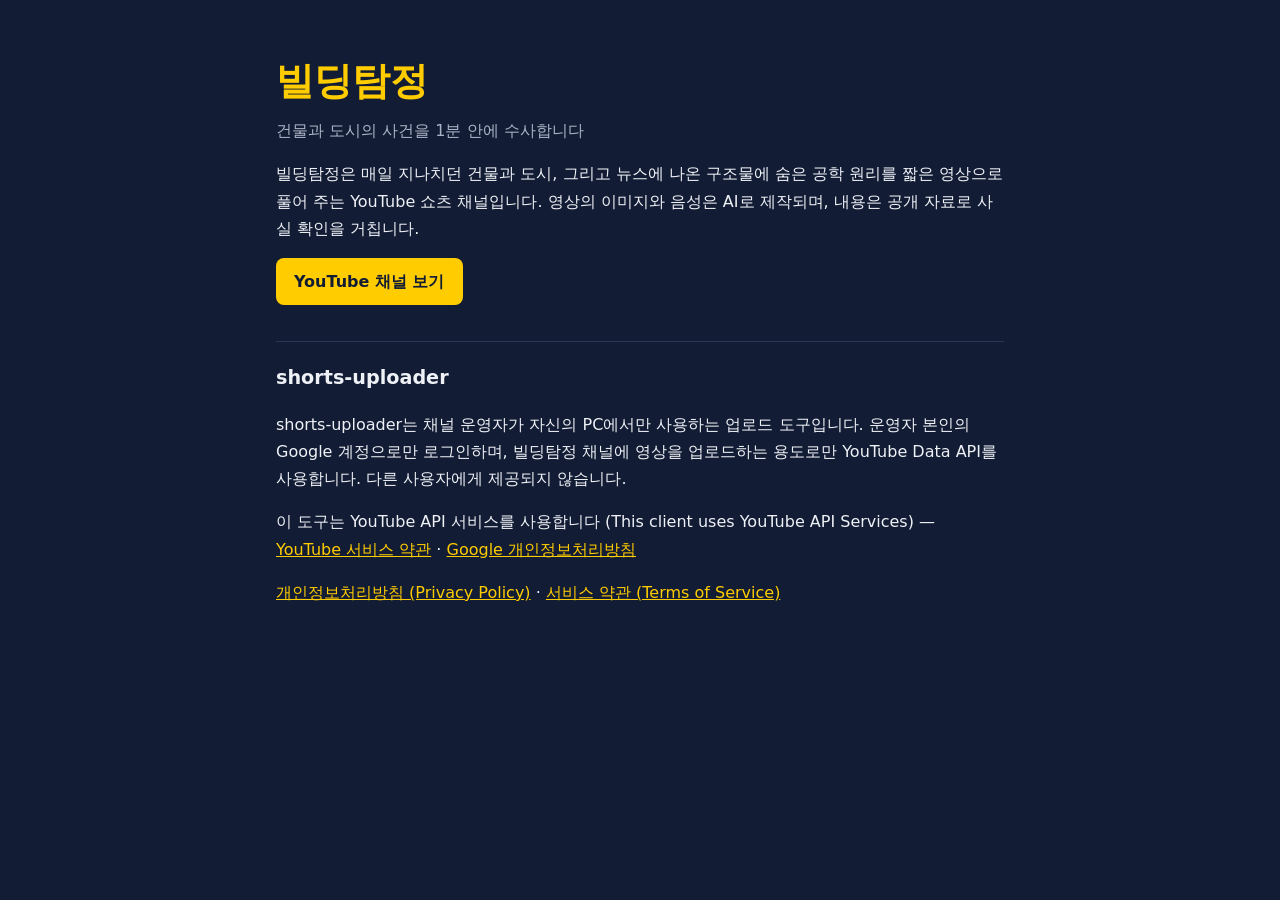
<file: index.html>
<!doctype html>
<html lang="ko">
<head>
<meta charset="utf-8">
<meta name="viewport" content="width=device-width, initial-scale=1">
<title>빌딩탐정</title>
<meta name="google-site-verification" content="v-irAIrPsMSM4kDPayMnolD71Tdhm9u7WuJZmRA0hPc" />
<meta name="description" content="빌딩탐정 — 건물과 도시의 사건을 1분 안에 수사하는 YouTube 쇼츠 채널">
<link rel="stylesheet" href="style.css">
</head>
<body>
<main>
  <h1>빌딩탐정</h1>
  <p class="tag">건물과 도시의 사건을 1분 안에 수사합니다</p>
  <p>빌딩탐정은 매일 지나치던 건물과 도시, 그리고 뉴스에 나온 구조물에 숨은 공학 원리를 짧은 영상으로 풀어 주는 YouTube 쇼츠 채널입니다.
     영상의 이미지와 음성은 AI로 제작되며, 내용은 공개 자료로 사실 확인을 거칩니다.</p>
  <p><a class="btn" href="https://www.youtube.com/@%EB%B9%8C%EB%94%A9%ED%83%90%EC%A0%95">YouTube 채널 보기</a></p>

  <h2>shorts-uploader</h2>
  <p>shorts-uploader는 채널 운영자가 자신의 PC에서만 사용하는 업로드 도구입니다. 운영자 본인의 Google 계정으로만 로그인하며,
     빌딩탐정 채널에 영상을 업로드하는 용도로만 YouTube Data API를 사용합니다. 다른 사용자에게 제공되지 않습니다.</p>
  <p>이 도구는 YouTube API 서비스를 사용합니다 (This client uses YouTube API Services) —
     <a href="https://www.youtube.com/t/terms">YouTube 서비스 약관</a> ·
     <a href="https://policies.google.com/privacy">Google 개인정보처리방침</a></p>
  <p><a href="privacy.html">개인정보처리방침 (Privacy Policy)</a> · <a href="terms.html">서비스 약관 (Terms of Service)</a></p>
</main>
</body>
</html>
</file>
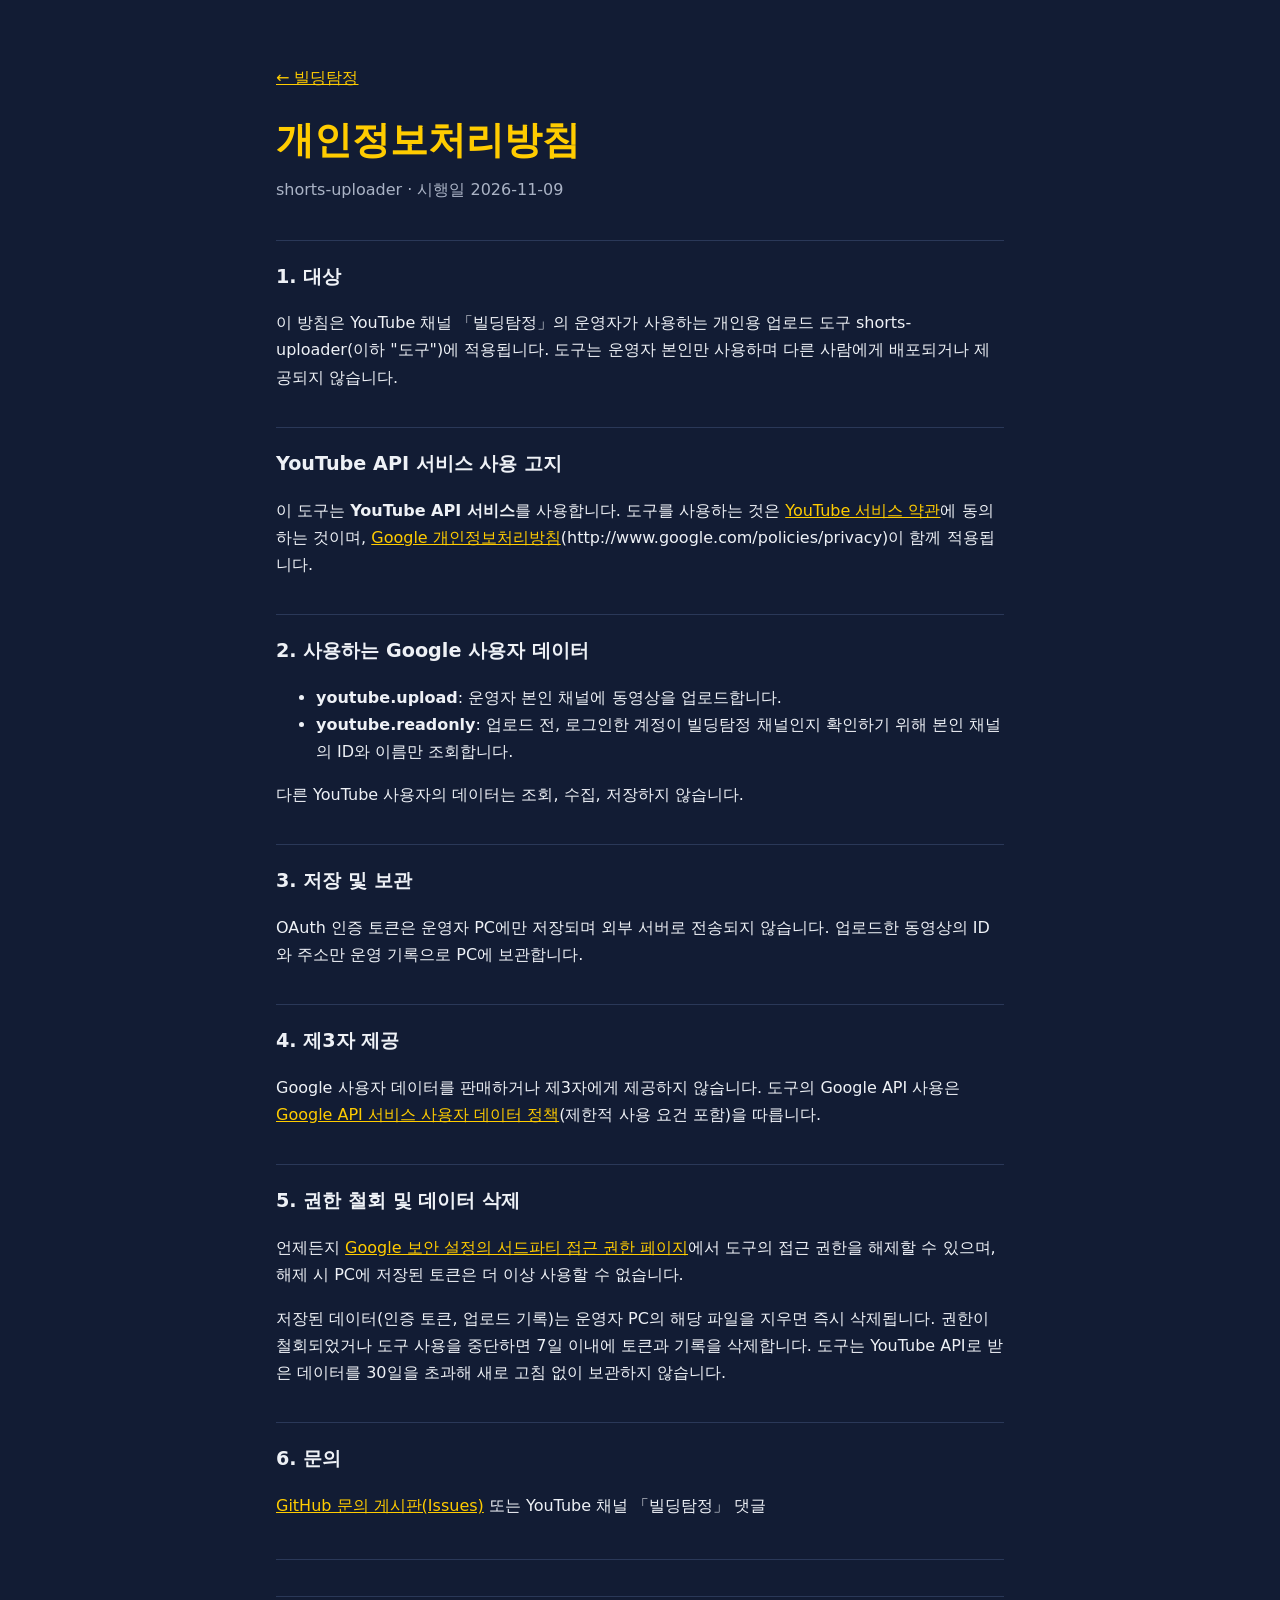
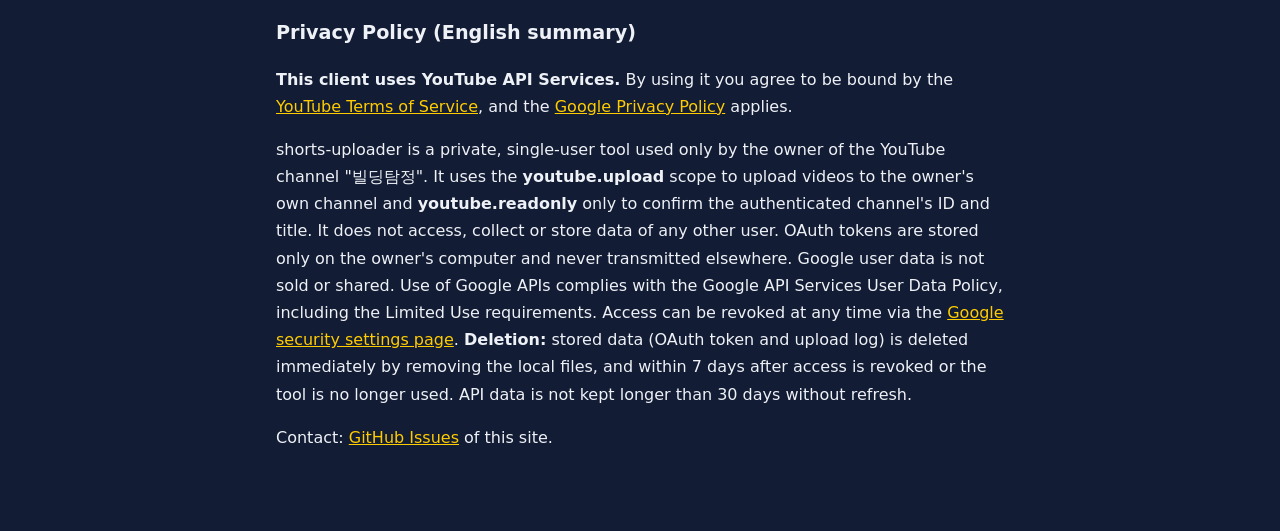
<file: privacy.html>
<!doctype html>
<html lang="ko">
<head>
<meta charset="utf-8">
<meta name="viewport" content="width=device-width, initial-scale=1">
<title>개인정보처리방침 · 빌딩탐정</title>
<link rel="stylesheet" href="style.css">
</head>
<body>
<main>
  <p><a href="index.html">← 빌딩탐정</a></p>
  <h1>개인정보처리방침</h1>
  <p class="tag">shorts-uploader · 시행일 2026-11-09</p>

  <h2>1. 대상</h2>
  <p>이 방침은 YouTube 채널 「빌딩탐정」의 운영자가 사용하는 개인용 업로드 도구 shorts-uploader(이하 "도구")에 적용됩니다.
     도구는 운영자 본인만 사용하며 다른 사람에게 배포되거나 제공되지 않습니다.</p>

  <h2>YouTube API 서비스 사용 고지</h2>
  <p>이 도구는 <b>YouTube API 서비스</b>를 사용합니다. 도구를 사용하는 것은
     <a href="https://www.youtube.com/t/terms">YouTube 서비스 약관</a>에 동의하는 것이며,
     <a href="https://policies.google.com/privacy">Google 개인정보처리방침</a>(http://www.google.com/policies/privacy)이 함께 적용됩니다.</p>

  <h2>2. 사용하는 Google 사용자 데이터</h2>
  <ul>
    <li><b>youtube.upload</b>: 운영자 본인 채널에 동영상을 업로드합니다.</li>
    <li><b>youtube.readonly</b>: 업로드 전, 로그인한 계정이 빌딩탐정 채널인지 확인하기 위해 본인 채널의 ID와 이름만 조회합니다.</li>
  </ul>
  <p>다른 YouTube 사용자의 데이터는 조회, 수집, 저장하지 않습니다.</p>

  <h2>3. 저장 및 보관</h2>
  <p>OAuth 인증 토큰은 운영자 PC에만 저장되며 외부 서버로 전송되지 않습니다. 업로드한 동영상의 ID와 주소만 운영 기록으로 PC에 보관합니다.</p>

  <h2>4. 제3자 제공</h2>
  <p>Google 사용자 데이터를 판매하거나 제3자에게 제공하지 않습니다. 도구의 Google API 사용은
     <a href="https://developers.google.com/terms/api-services-user-data-policy">Google API 서비스 사용자 데이터 정책</a>(제한적 사용 요건 포함)을 따릅니다.</p>

  <h2>5. 권한 철회 및 데이터 삭제</h2>
  <p>언제든지 <a href="https://security.google.com/settings/security/permissions">Google 보안 설정의 서드파티 접근 권한 페이지</a>에서 도구의 접근 권한을 해제할 수 있으며, 해제 시 PC에 저장된 토큰은 더 이상 사용할 수 없습니다.</p>
  <p>저장된 데이터(인증 토큰, 업로드 기록)는 운영자 PC의 해당 파일을 지우면 즉시 삭제됩니다. 권한이 철회되었거나 도구 사용을 중단하면 7일 이내에 토큰과 기록을 삭제합니다.
     도구는 YouTube API로 받은 데이터를 30일을 초과해 새로 고침 없이 보관하지 않습니다.</p>

  <h2>6. 문의</h2>
  <p><a href="https://github.com/sd2ragon-cloud/sd2ragon-cloud.github.io/issues">GitHub 문의 게시판(Issues)</a> 또는 YouTube 채널 「빌딩탐정」 댓글</p>

  <hr>
  <h2>Privacy Policy (English summary)</h2>
  <p><b>This client uses YouTube API Services.</b> By using it you agree to be bound by the
     <a href="https://www.youtube.com/t/terms">YouTube Terms of Service</a>, and the
     <a href="http://www.google.com/policies/privacy">Google Privacy Policy</a> applies.</p>
  <p>shorts-uploader is a private, single-user tool used only by the owner of the YouTube channel "빌딩탐정".
     It uses the <b>youtube.upload</b> scope to upload videos to the owner's own channel and <b>youtube.readonly</b> only to confirm
     the authenticated channel's ID and title. It does not access, collect or store data of any other user.
     OAuth tokens are stored only on the owner's computer and never transmitted elsewhere. Google user data is not sold or shared.
     Use of Google APIs complies with the Google API Services User Data Policy, including the Limited Use requirements.
     Access can be revoked at any time via the
     <a href="https://security.google.com/settings/security/permissions">Google security settings page</a>.
     <b>Deletion:</b> stored data (OAuth token and upload log) is deleted immediately by removing the local files,
     and within 7 days after access is revoked or the tool is no longer used. API data is not kept longer than 30 days without refresh.</p>
  <p>
     Contact: <a href="https://github.com/sd2ragon-cloud/sd2ragon-cloud.github.io/issues">GitHub Issues</a> of this site.</p>
</main>
</body>
</html>
</file>
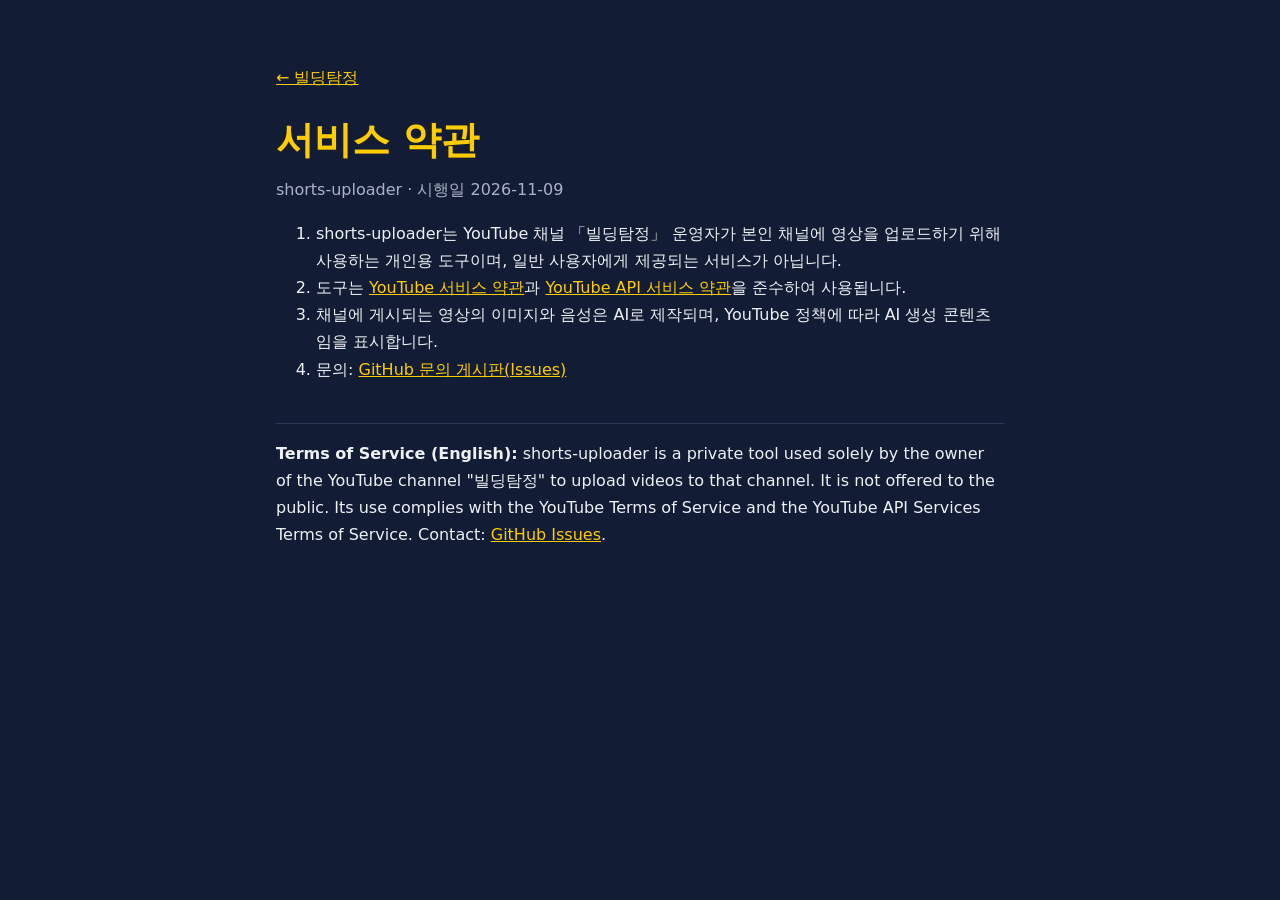
<file: terms.html>
<!doctype html>
<html lang="ko">
<head>
<meta charset="utf-8">
<meta name="viewport" content="width=device-width, initial-scale=1">
<title>서비스 약관 · 빌딩탐정</title>
<link rel="stylesheet" href="style.css">
</head>
<body>
<main>
  <p><a href="index.html">← 빌딩탐정</a></p>
  <h1>서비스 약관</h1>
  <p class="tag">shorts-uploader · 시행일 2026-11-09</p>
  <ol>
    <li>shorts-uploader는 YouTube 채널 「빌딩탐정」 운영자가 본인 채널에 영상을 업로드하기 위해 사용하는 개인용 도구이며, 일반 사용자에게 제공되는 서비스가 아닙니다.</li>
    <li>도구는 <a href="https://www.youtube.com/t/terms">YouTube 서비스 약관</a>과 <a href="https://developers.google.com/youtube/terms/api-services-terms-of-service">YouTube API 서비스 약관</a>을 준수하여 사용됩니다.</li>
    <li>채널에 게시되는 영상의 이미지와 음성은 AI로 제작되며, YouTube 정책에 따라 AI 생성 콘텐츠임을 표시합니다.</li>
    <li>문의: <a href="https://github.com/sd2ragon-cloud/sd2ragon-cloud.github.io/issues">GitHub 문의 게시판(Issues)</a></li>
  </ol>
  <hr>
  <p><b>Terms of Service (English):</b> shorts-uploader is a private tool used solely by the owner of the YouTube channel "빌딩탐정"
     to upload videos to that channel. It is not offered to the public. Its use complies with the YouTube Terms of Service and the
     YouTube API Services Terms of Service. Contact: <a href="https://github.com/sd2ragon-cloud/sd2ragon-cloud.github.io/issues">GitHub Issues</a>.</p>
</main>
</body>
</html>
</file>
<file: style.css>
:root { --bg: #121c34; --fg: #eef1f6; --muted: #aab3c5; --accent: #ffcc00; }
* { box-sizing: border-box; }
body { margin: 0; background: var(--bg); color: var(--fg); font-family: "Malgun Gothic", "Apple SD Gothic Neo", system-ui, sans-serif; line-height: 1.7; }
main { max-width: 760px; margin: 0 auto; padding: 48px 16px 64px; }
h1 { color: var(--accent); font-size: 2.4rem; margin: 0 0 4px; }
h2 { font-size: 1.2rem; margin-top: 36px; border-top: 1px solid #2a3858; padding-top: 20px; }
.tag { color: var(--muted); margin-top: 0; }
a { color: var(--accent); }
.btn { display: inline-block; background: var(--accent); color: #121c34; padding: 10px 18px; border-radius: 8px; text-decoration: none; font-weight: 700; }
hr { border: 0; border-top: 1px solid #2a3858; margin: 40px 0 0; }
</file>
